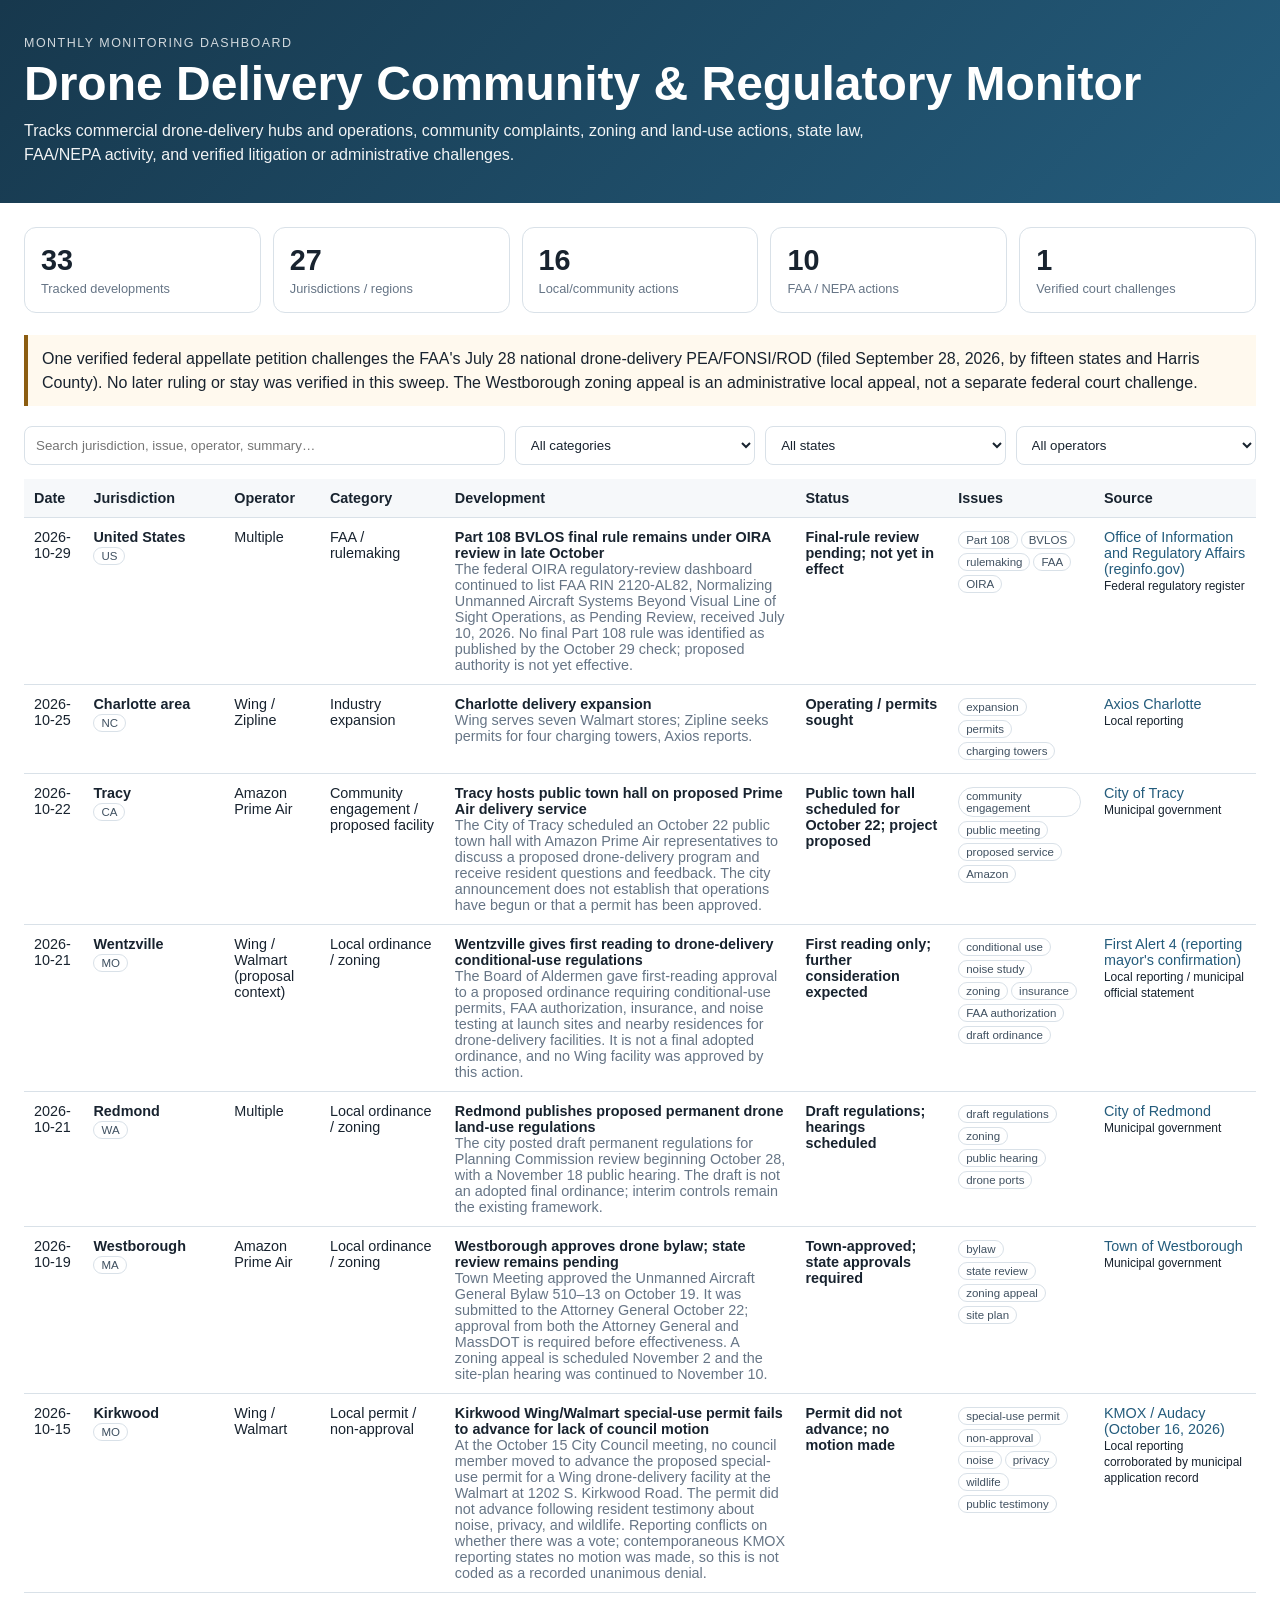
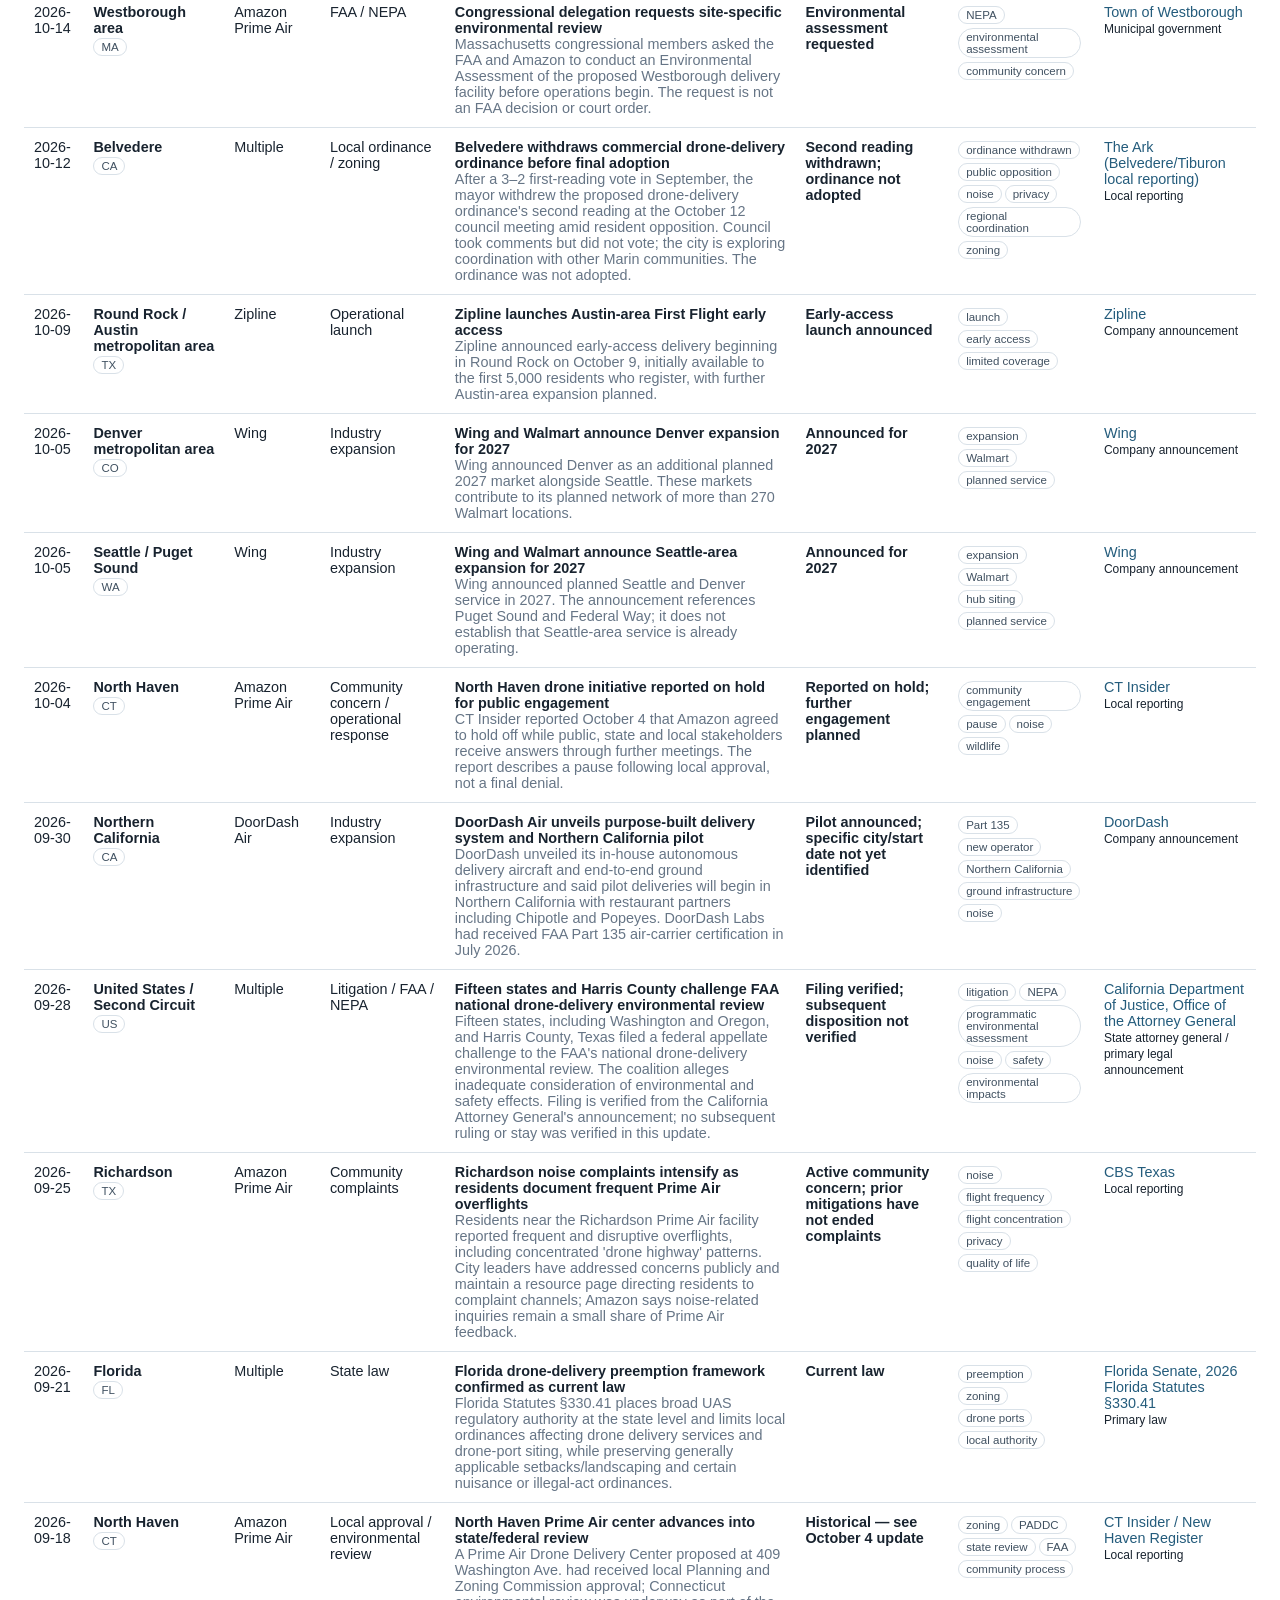
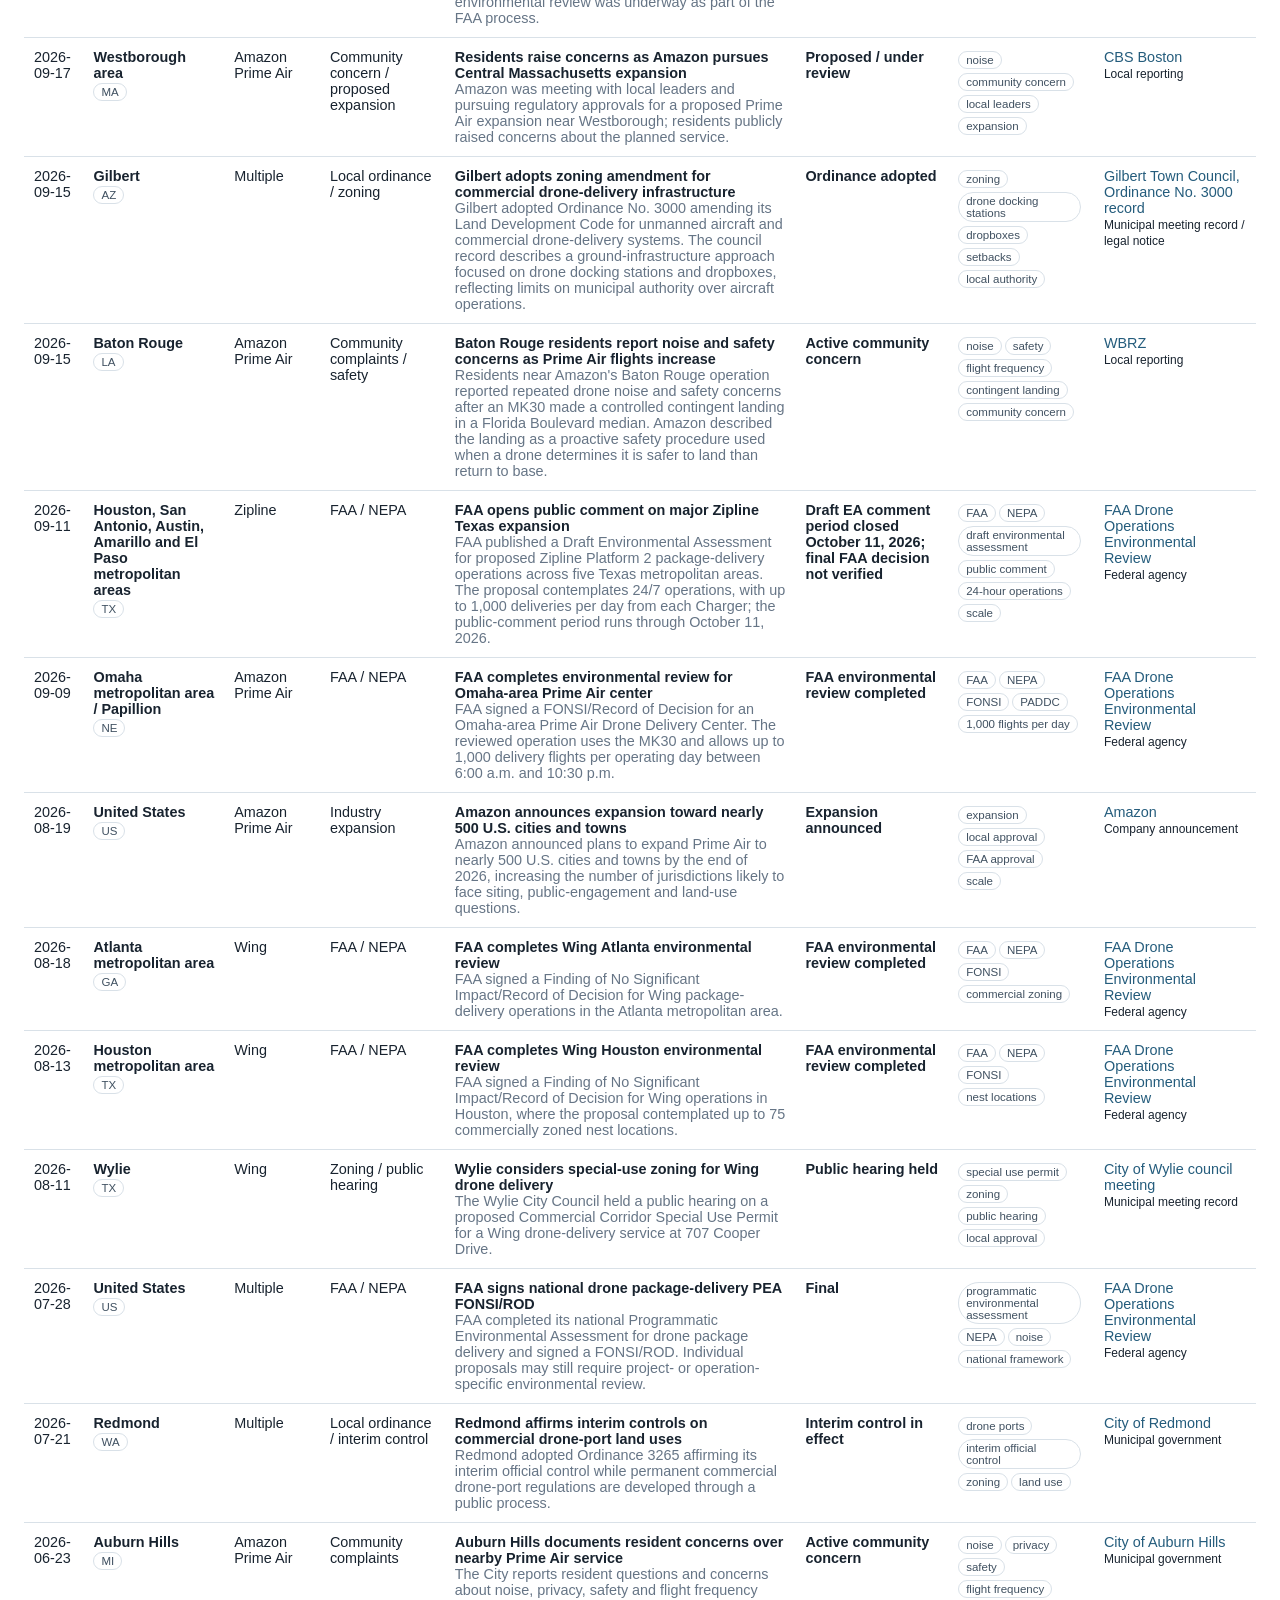
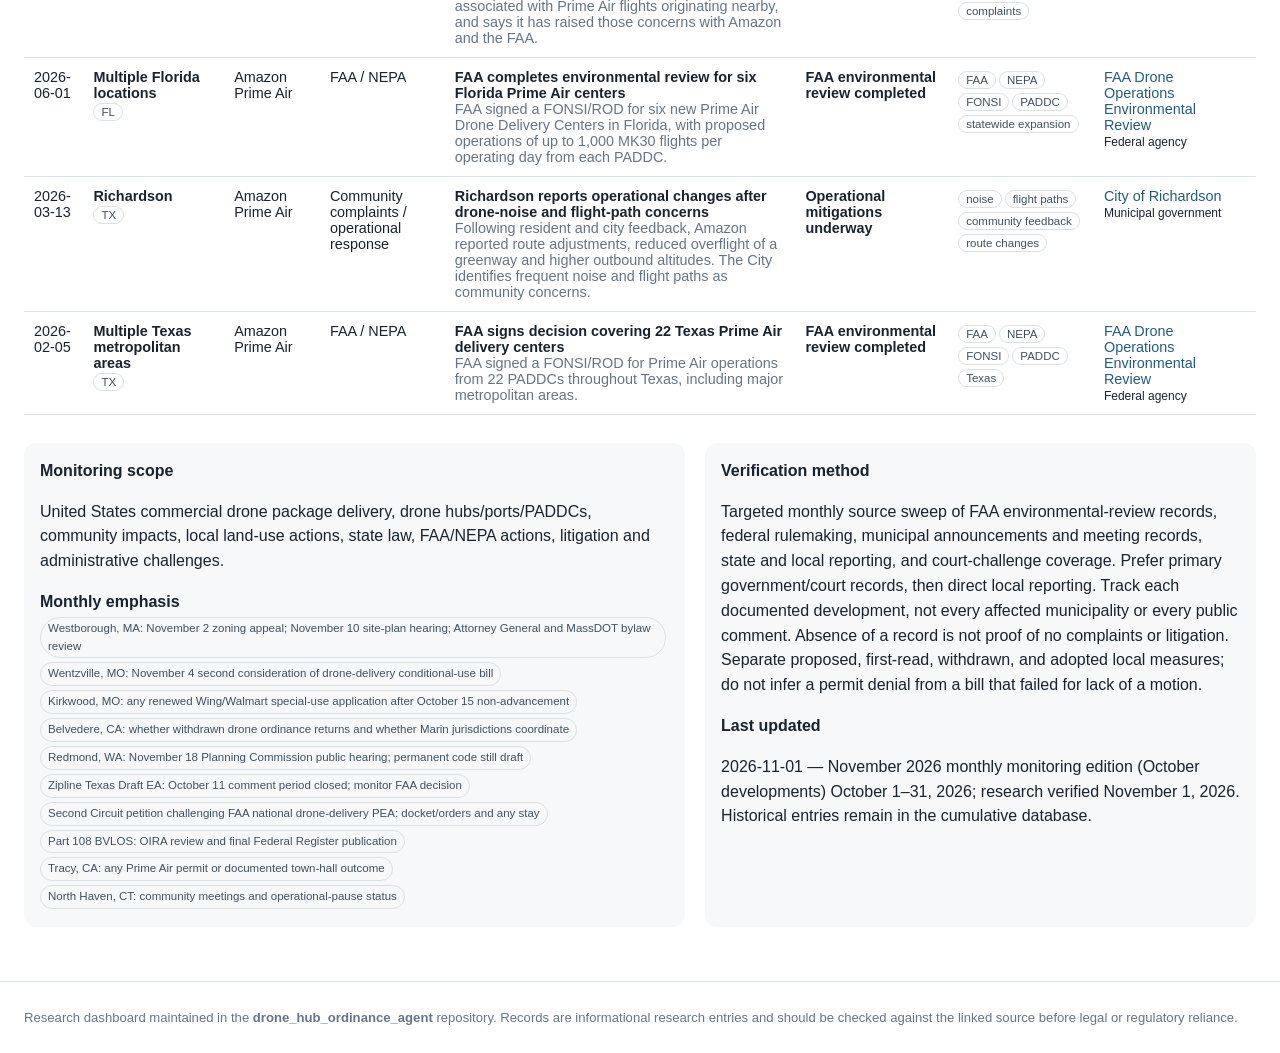
<file: index.html>
<!doctype html>
<html lang="en">
<head>
<meta charset="utf-8">
<meta name="viewport" content="width=device-width,initial-scale=1">
<title>Drone Delivery Community & Regulatory Monitor</title>
<style>
:root{--ink:#18232f;--muted:#667586;--line:#d9e1e8;--panel:#f6f8fa;--accent:#245c7c;--accent2:#2f7d5c;--warn:#8c5d11}
*{box-sizing:border-box}body{margin:0;font-family:Inter,Segoe UI,Arial,sans-serif;color:var(--ink);background:white}
header{background:linear-gradient(135deg,#17384d,#245c7c);color:white;padding:36px 24px}
.wrap{max-width:1280px;margin:auto}.eyebrow{font-size:.78rem;letter-spacing:.12em;text-transform:uppercase;opacity:.8}
h1{margin:.35rem 0 .55rem;font-size:clamp(1.9rem,4vw,3rem)}header p{max-width:860px;margin:0;line-height:1.5;opacity:.94}
main{padding:24px}.cards{display:grid;grid-template-columns:repeat(5,minmax(140px,1fr));gap:12px;margin:0 0 22px}
.card{border:1px solid var(--line);border-radius:12px;padding:16px;background:white}.card .n{font-size:1.8rem;font-weight:700}.card .l{font-size:.8rem;color:var(--muted);margin-top:4px}
.notice{border-left:4px solid var(--warn);background:#fff9ee;padding:12px 14px;margin:0 0 20px;line-height:1.45}
.controls{display:grid;grid-template-columns:2fr repeat(3,1fr);gap:10px;margin-bottom:14px}
input,select{width:100%;padding:10px 11px;border:1px solid var(--line);border-radius:8px;background:white;color:var(--ink)}
table{width:100%;border-collapse:collapse;font-size:.9rem}th{text-align:left;background:var(--panel);position:sticky;top:0}th,td{padding:11px 10px;border-bottom:1px solid var(--line);vertical-align:top}
tbody tr:hover{background:#fbfcfd}.tag{display:inline-block;border:1px solid var(--line);border-radius:999px;padding:2px 7px;margin:2px 3px 2px 0;font-size:.72rem;color:#405161}
.status{font-weight:600}.source a{color:var(--accent);text-decoration:none}.source a:hover{text-decoration:underline}
section{margin-top:28px}.method{display:grid;grid-template-columns:1.2fr 1fr;gap:20px}.box{background:var(--panel);border-radius:12px;padding:16px;line-height:1.55}
footer{padding:28px 24px;color:var(--muted);font-size:.82rem;border-top:1px solid var(--line);margin-top:30px}
@media(max-width:900px){.cards{grid-template-columns:repeat(2,1fr)}.controls{grid-template-columns:1fr 1fr}.method{grid-template-columns:1fr}.tablewrap{overflow:auto}table{min-width:980px}}
</style>
</head>
<body>
<header><div class="wrap">
<div class="eyebrow">Monthly monitoring dashboard</div>
<h1>Drone Delivery Community & Regulatory Monitor</h1>
<p>Tracks commercial drone-delivery hubs and operations, community complaints, zoning and land-use actions, state law, FAA/NEPA activity, and verified litigation or administrative challenges.</p>
</div></header>
<main class="wrap">
<div class="cards">
<div class="card"><div class="n" id="total">–</div><div class="l">Tracked developments</div></div>
<div class="card"><div class="n" id="jurisdictions">–</div><div class="l">Jurisdictions / regions</div></div>
<div class="card"><div class="n" id="local">–</div><div class="l">Local/community actions</div></div>
<div class="card"><div class="n" id="federal">–</div><div class="l">FAA / NEPA actions</div></div>
<div class="card"><div class="n" id="litigation">–</div><div class="l">Verified court challenges</div></div>
</div>
<div class="notice" id="litigationNote">Loading litigation status…</div>
<div class="controls">
<input id="q" placeholder="Search jurisdiction, issue, operator, summary…">
<select id="category"><option value="">All categories</option></select>
<select id="state"><option value="">All states</option></select>
<select id="operator"><option value="">All operators</option></select>
</div>
<div class="tablewrap">
<table>
<thead><tr><th>Date</th><th>Jurisdiction</th><th>Operator</th><th>Category</th><th>Development</th><th>Status</th><th>Issues</th><th>Source</th></tr></thead>
<tbody id="rows"></tbody>
</table>
</div>
<section class="method">
<div class="box"><strong>Monitoring scope</strong><p id="scope"></p><strong>Monthly emphasis</strong><div id="focus"></div></div>
<div class="box"><strong>Verification method</strong><p id="methodology"></p><strong>Last updated</strong><p id="updated"></p></div>
</section>
</main>
<footer><div class="wrap">Research dashboard maintained in the <strong>drone_hub_ordinance_agent</strong> repository. Records are informational research entries and should be checked against the linked source before legal or regulatory reliance.</div></footer>
<script>
let events=[],meta={};
const esc=s=>String(s??'').replace(/[&<>"']/g,m=>({'&':'&amp;','<':'&lt;','>':'&gt;','"':'&quot;',"'":'&#039;'}[m]));
function fill(id, values){const el=document.getElementById(id);[...new Set(values)].sort().forEach(v=>{const o=document.createElement('option');o.value=v;o.textContent=v;el.appendChild(o)})}
function render(){
 const q=document.getElementById('q').value.toLowerCase(),c=document.getElementById('category').value,s=document.getElementById('state').value,o=document.getElementById('operator').value;
 const filtered=events.filter(e=>{const blob=JSON.stringify(e).toLowerCase();return(!q||blob.includes(q))&&(!c||e.category===c)&&(!s||e.state===s)&&(!o||e.operator===o)});
 document.getElementById('rows').innerHTML=filtered.map(e=>`<tr>
 <td>${esc(e.date)}</td><td><strong>${esc(e.jurisdiction)}</strong><br><span class="tag">${esc(e.state)}</span></td>
 <td>${esc(e.operator)}</td><td>${esc(e.category)}</td>
 <td><strong>${esc(e.title)}</strong><br><span style="color:#667586">${esc(e.summary)}</span></td>
 <td class="status">${esc(e.status)}</td>
 <td>${(e.issue_tags||[]).map(t=>`<span class="tag">${esc(t)}</span>`).join('')}</td>
 <td class="source"><a href="${esc(e.source_url)}" target="_blank" rel="noopener">${esc(e.source_name)}</a><br><small>${esc(e.source_type)}</small></td>
 </tr>`).join('');
}
Promise.all([fetch('docs/data/events.json', {cache:'no-store'}).then(r=>r.json()),fetch('docs/data/meta.json', {cache:'no-store'}).then(r=>r.json())]).then(([d,m])=>{
 events=d.events.sort((a,b)=>b.date.localeCompare(a.date));meta=m;
 document.getElementById('total').textContent=events.length;
 document.getElementById('jurisdictions').textContent=new Set(events.map(e=>e.jurisdiction)).size;
 document.getElementById('local').textContent=events.filter(e=>/Local|Community|Zoning/.test(e.category)).length;
 document.getElementById('federal').textContent=events.filter(e=>/FAA|NEPA/.test(e.category)).length;
 document.getElementById('litigation').textContent=new Set(events.filter(e=>e.verified && e.litigation_case_id).map(e=>e.litigation_case_id)).size;
 document.getElementById('litigationNote').textContent=meta.litigation_status;
 document.getElementById('scope').textContent=d.scope;
 document.getElementById('methodology').textContent=meta.methodology;
 document.getElementById('updated').textContent=meta.last_updated+' — '+meta.edition+'\n'+meta.research_window;
 document.getElementById('focus').innerHTML=meta.next_focus.map(x=>'<span class="tag">'+esc(x)+'</span>').join(' ');
 fill('category',events.map(e=>e.category));fill('state',events.map(e=>e.state));fill('operator',events.map(e=>e.operator));
 ['q','category','state','operator'].forEach(id=>document.getElementById(id).addEventListener(id==='q'?'input':'change',render));render();
}).catch(err=>{document.getElementById('rows').innerHTML='<tr><td colspan="8">Dashboard data could not be loaded: '+esc(err)+'</td></tr>'});
</script>
</body><!-- Pages redeploy trigger: 2026-09-21 -->
</html>
</file>
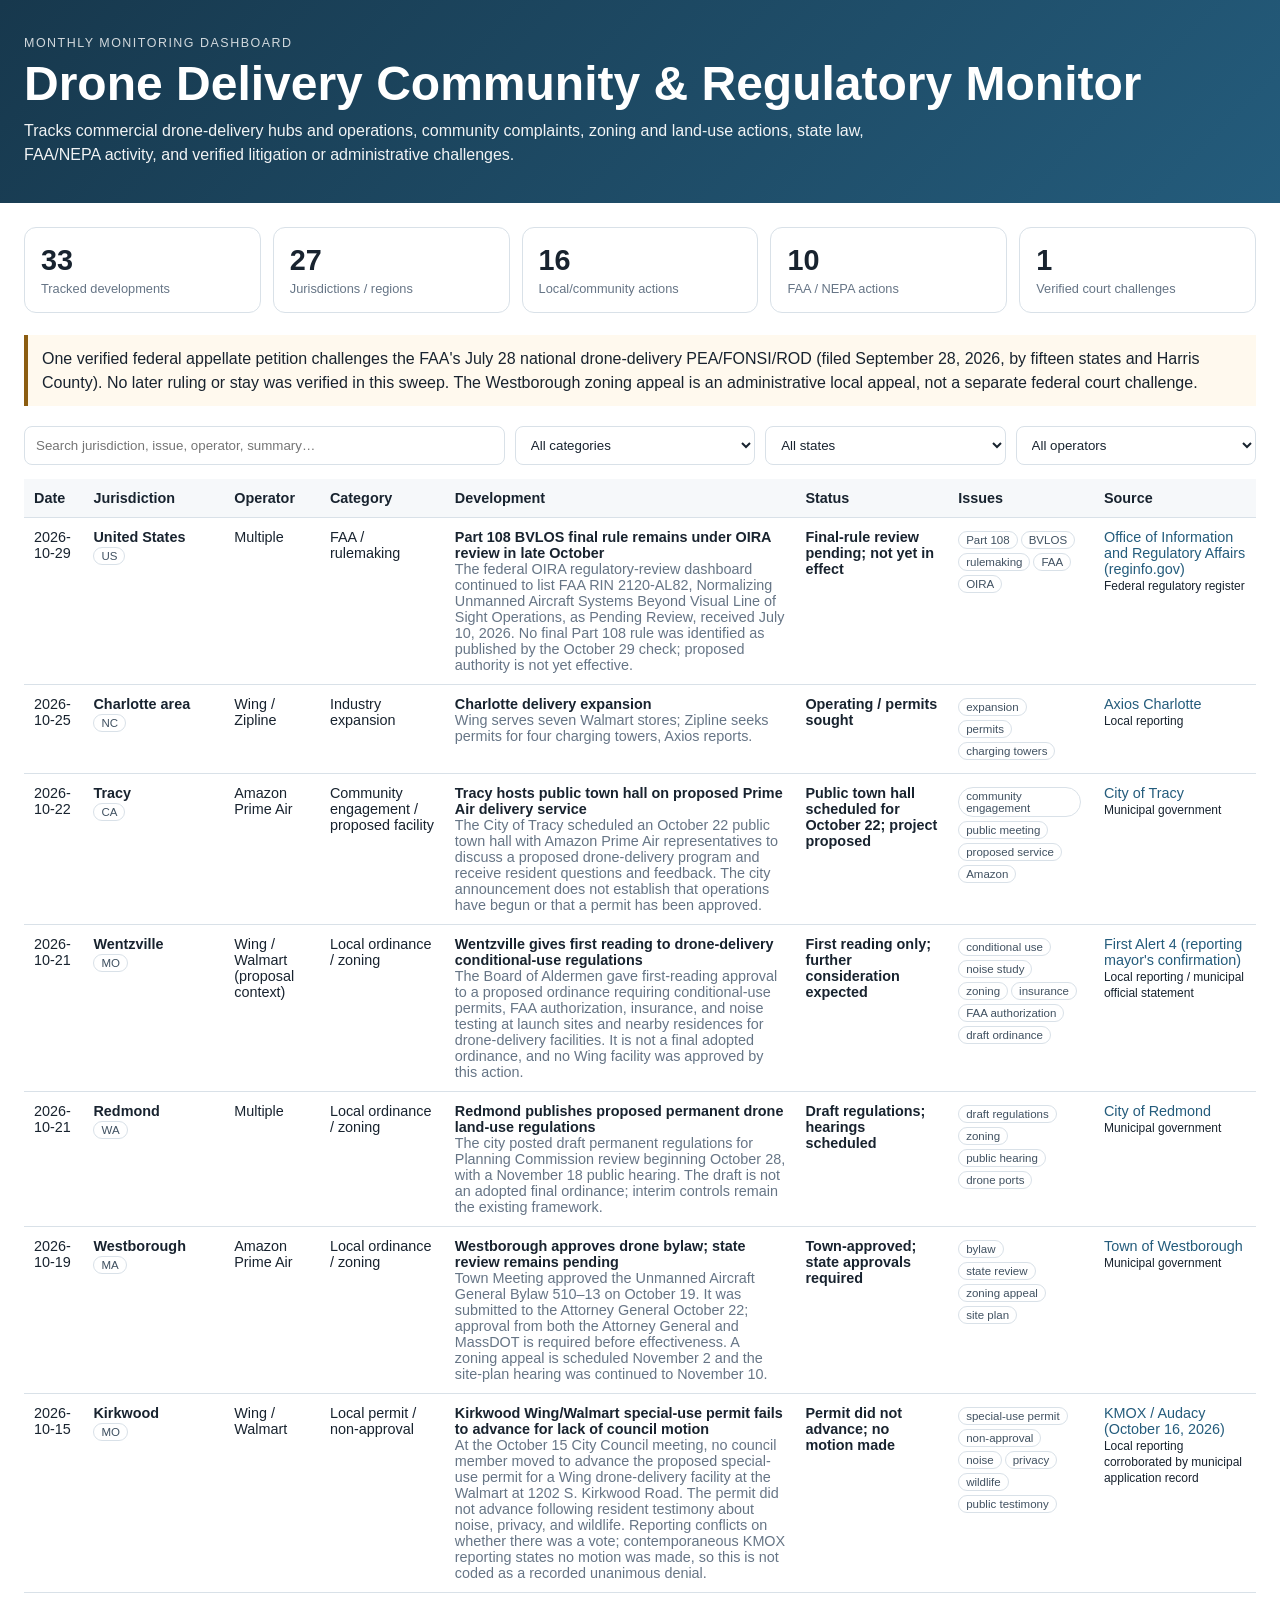
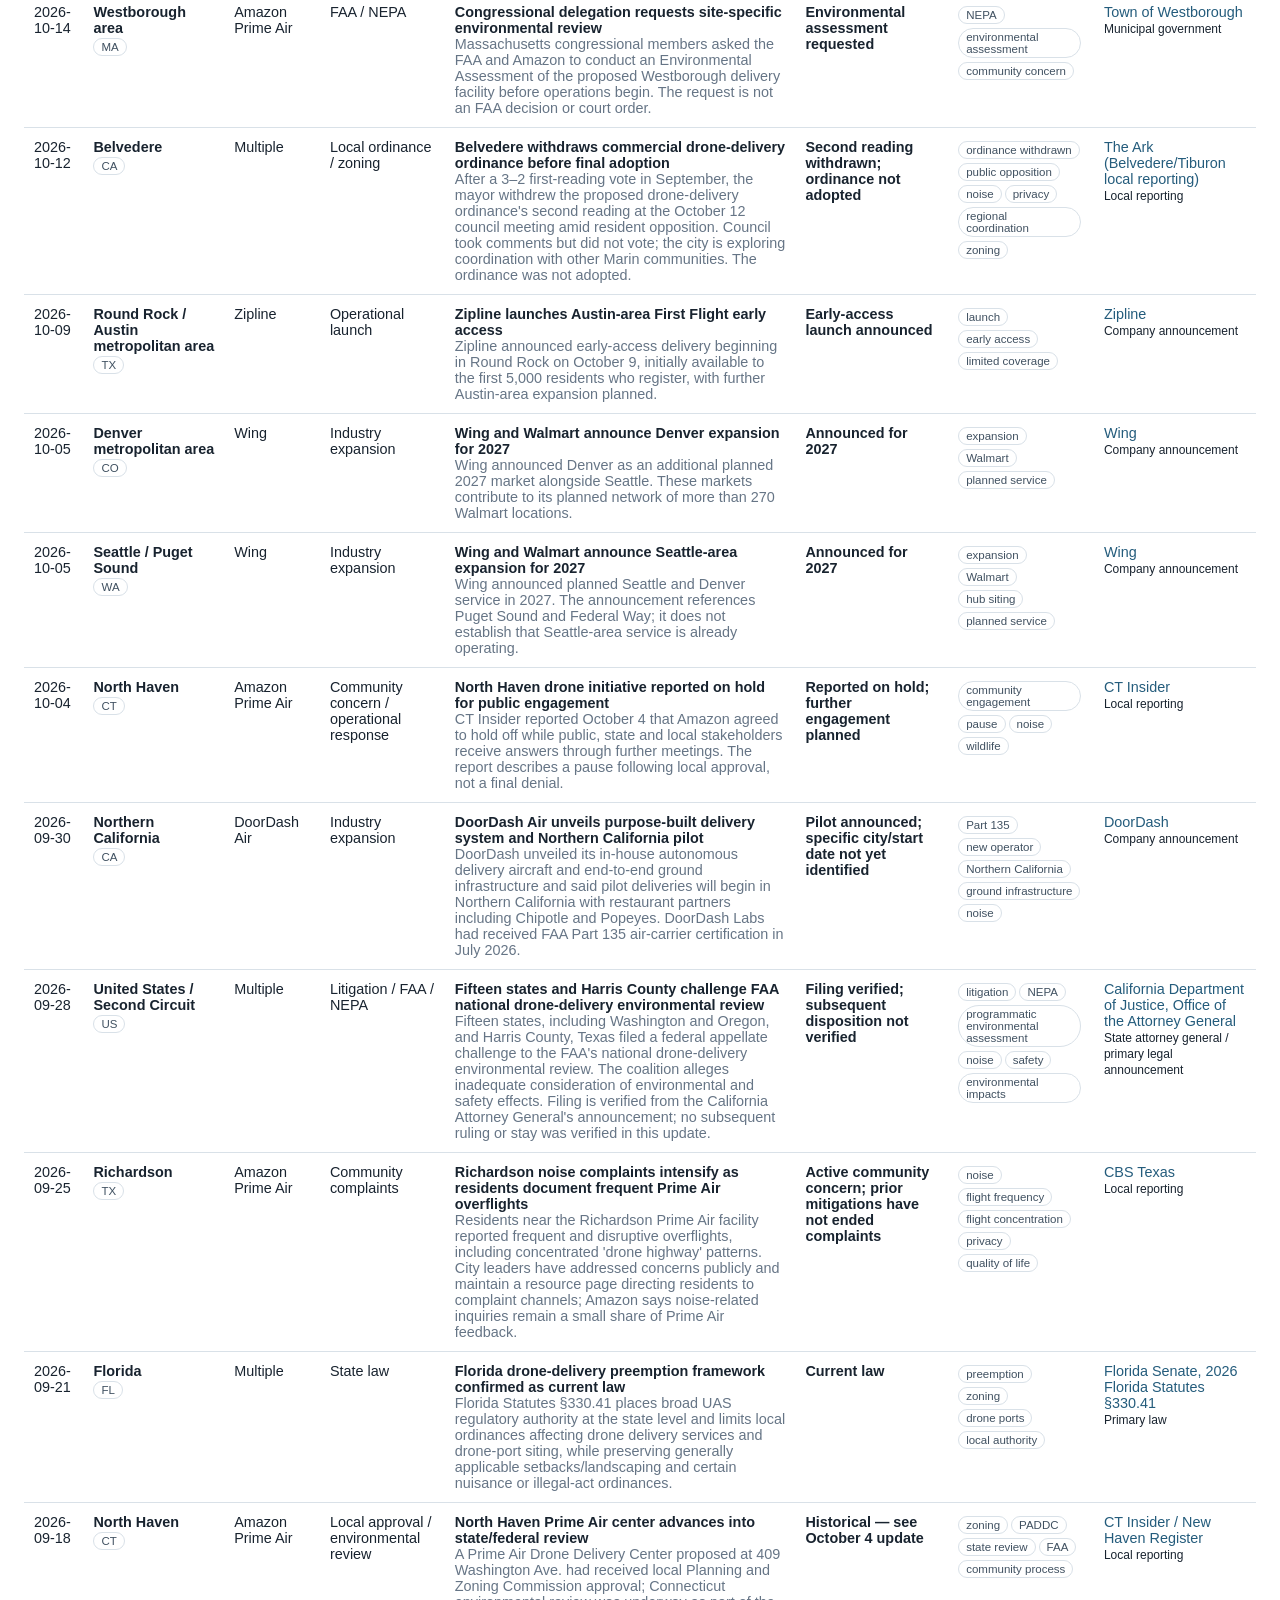
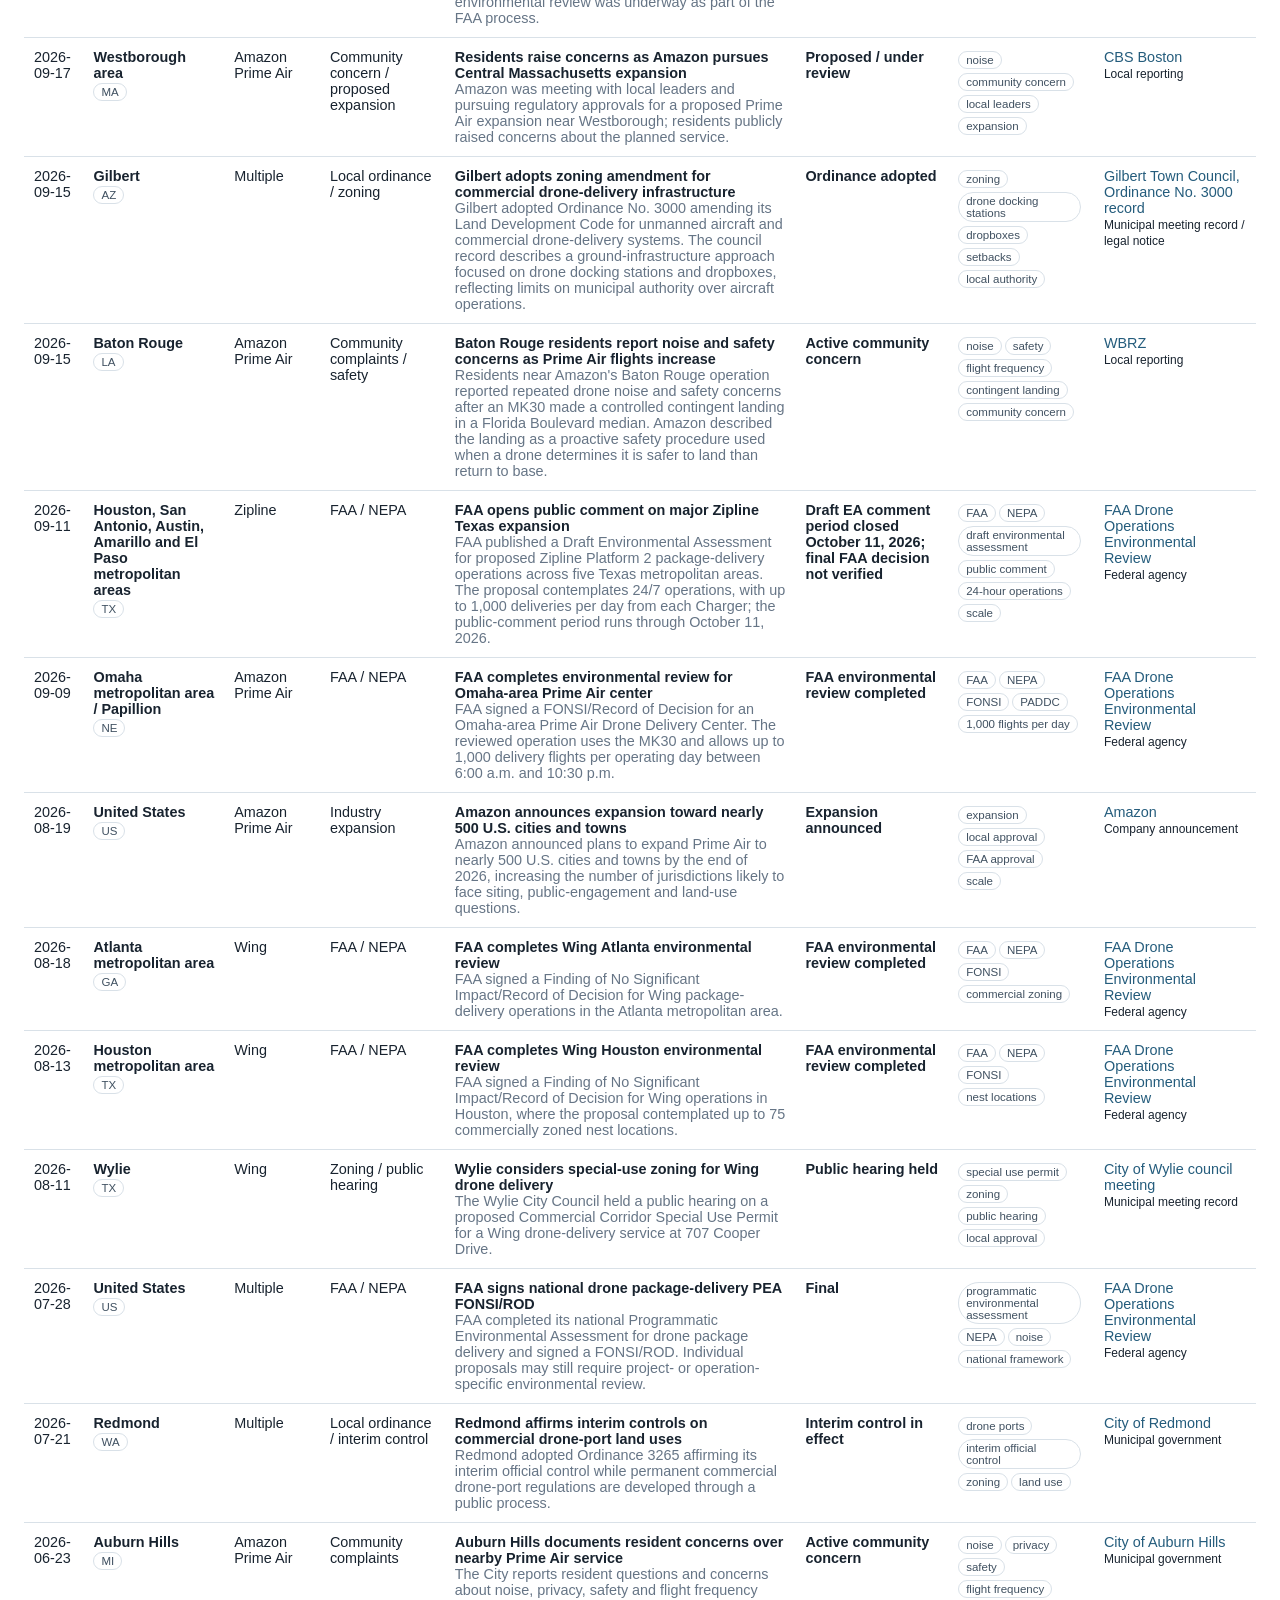
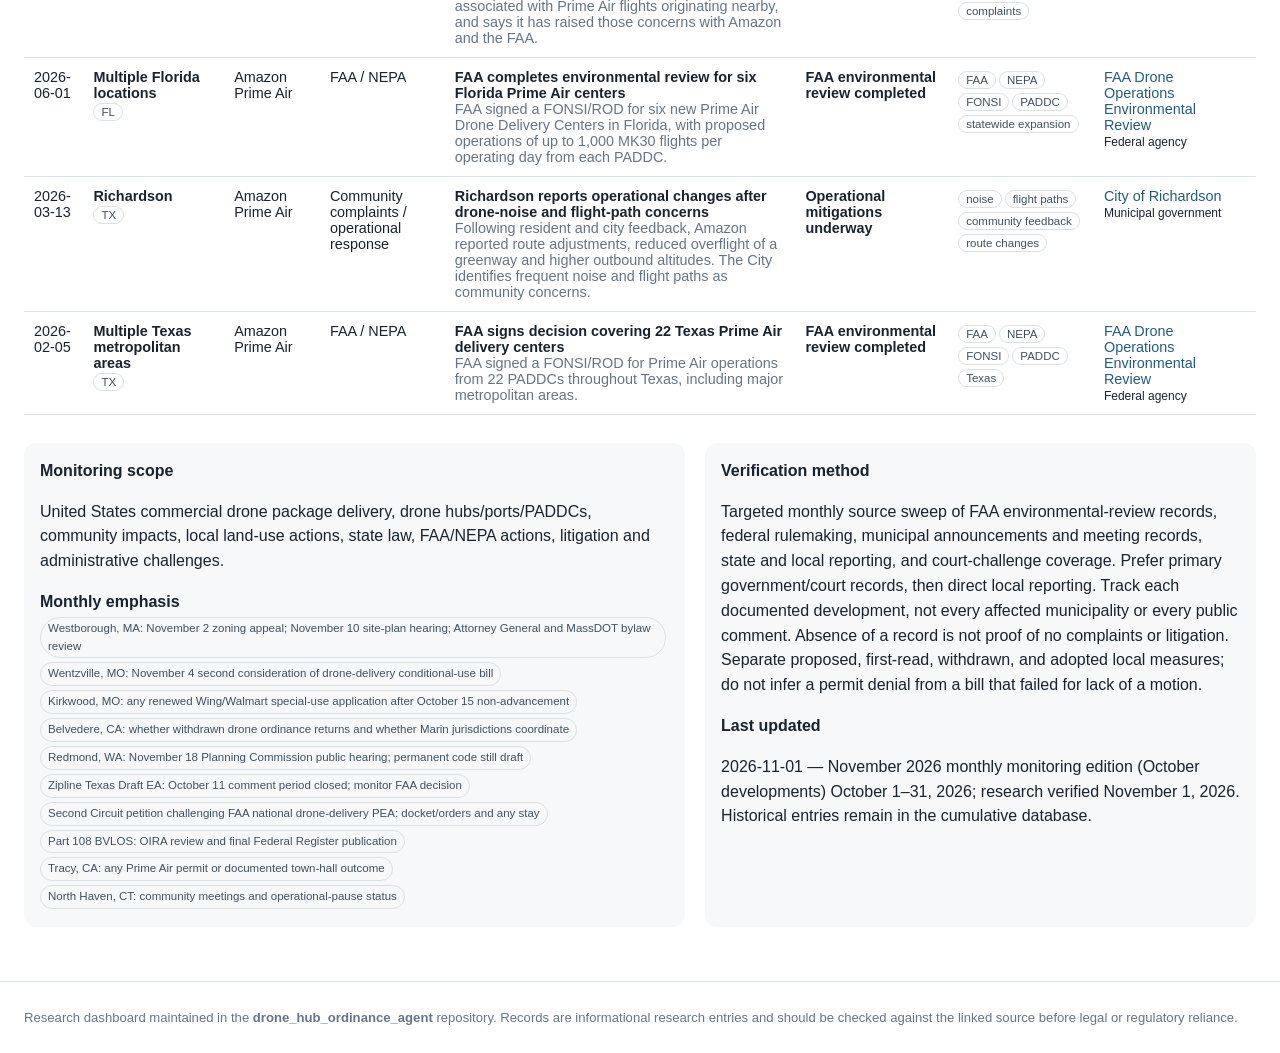
<file: docs/index.html>
<!doctype html>
<html lang="en">
<head>
<meta charset="utf-8">
<meta name="viewport" content="width=device-width,initial-scale=1">
<title>Drone Delivery Community & Regulatory Monitor</title>
<style>
:root{--ink:#18232f;--muted:#667586;--line:#d9e1e8;--panel:#f6f8fa;--accent:#245c7c;--accent2:#2f7d5c;--warn:#8c5d11}
*{box-sizing:border-box}body{margin:0;font-family:Inter,Segoe UI,Arial,sans-serif;color:var(--ink);background:white}
header{background:linear-gradient(135deg,#17384d,#245c7c);color:white;padding:36px 24px}
.wrap{max-width:1280px;margin:auto}.eyebrow{font-size:.78rem;letter-spacing:.12em;text-transform:uppercase;opacity:.8}
h1{margin:.35rem 0 .55rem;font-size:clamp(1.9rem,4vw,3rem)}header p{max-width:860px;margin:0;line-height:1.5;opacity:.94}
main{padding:24px}.cards{display:grid;grid-template-columns:repeat(5,minmax(140px,1fr));gap:12px;margin:0 0 22px}
.card{border:1px solid var(--line);border-radius:12px;padding:16px;background:white}.card .n{font-size:1.8rem;font-weight:700}.card .l{font-size:.8rem;color:var(--muted);margin-top:4px}
.notice{border-left:4px solid var(--warn);background:#fff9ee;padding:12px 14px;margin:0 0 20px;line-height:1.45}
.controls{display:grid;grid-template-columns:2fr repeat(3,1fr);gap:10px;margin-bottom:14px}
input,select{width:100%;padding:10px 11px;border:1px solid var(--line);border-radius:8px;background:white;color:var(--ink)}
table{width:100%;border-collapse:collapse;font-size:.9rem}th{text-align:left;background:var(--panel);position:sticky;top:0}th,td{padding:11px 10px;border-bottom:1px solid var(--line);vertical-align:top}
tbody tr:hover{background:#fbfcfd}.tag{display:inline-block;border:1px solid var(--line);border-radius:999px;padding:2px 7px;margin:2px 3px 2px 0;font-size:.72rem;color:#405161}
.status{font-weight:600}.source a{color:var(--accent);text-decoration:none}.source a:hover{text-decoration:underline}
section{margin-top:28px}.method{display:grid;grid-template-columns:1.2fr 1fr;gap:20px}.box{background:var(--panel);border-radius:12px;padding:16px;line-height:1.55}
footer{padding:28px 24px;color:var(--muted);font-size:.82rem;border-top:1px solid var(--line);margin-top:30px}
@media(max-width:900px){.cards{grid-template-columns:repeat(2,1fr)}.controls{grid-template-columns:1fr 1fr}.method{grid-template-columns:1fr}.tablewrap{overflow:auto}table{min-width:980px}}
</style>
</head>
<body>
<header><div class="wrap">
<div class="eyebrow">Monthly monitoring dashboard</div>
<h1>Drone Delivery Community & Regulatory Monitor</h1>
<p>Tracks commercial drone-delivery hubs and operations, community complaints, zoning and land-use actions, state law, FAA/NEPA activity, and verified litigation or administrative challenges.</p>
</div></header>
<main class="wrap">
<div class="cards">
<div class="card"><div class="n" id="total">–</div><div class="l">Tracked developments</div></div>
<div class="card"><div class="n" id="jurisdictions">–</div><div class="l">Jurisdictions / regions</div></div>
<div class="card"><div class="n" id="local">–</div><div class="l">Local/community actions</div></div>
<div class="card"><div class="n" id="federal">–</div><div class="l">FAA / NEPA actions</div></div>
<div class="card"><div class="n" id="litigation">–</div><div class="l">Verified court challenges</div></div>
</div>
<div class="notice" id="litigationNote">Loading litigation status…</div>
<div class="controls">
<input id="q" placeholder="Search jurisdiction, issue, operator, summary…">
<select id="category"><option value="">All categories</option></select>
<select id="state"><option value="">All states</option></select>
<select id="operator"><option value="">All operators</option></select>
</div>
<div class="tablewrap">
<table>
<thead><tr><th>Date</th><th>Jurisdiction</th><th>Operator</th><th>Category</th><th>Development</th><th>Status</th><th>Issues</th><th>Source</th></tr></thead>
<tbody id="rows"></tbody>
</table>
</div>
<section class="method">
<div class="box"><strong>Monitoring scope</strong><p id="scope"></p><strong>Monthly emphasis</strong><div id="focus"></div></div>
<div class="box"><strong>Verification method</strong><p id="methodology"></p><strong>Last updated</strong><p id="updated"></p></div>
</section>
</main>
<footer><div class="wrap">Research dashboard maintained in the <strong>drone_hub_ordinance_agent</strong> repository. Records are informational research entries and should be checked against the linked source before legal or regulatory reliance.</div></footer>
<script>
let events=[],meta={};
const esc=s=>String(s??'').replace(/[&<>"']/g,m=>({'&':'&amp;','<':'&lt;','>':'&gt;','"':'&quot;',"'":'&#039;'}[m]));
function fill(id, values){const el=document.getElementById(id);[...new Set(values)].sort().forEach(v=>{const o=document.createElement('option');o.value=v;o.textContent=v;el.appendChild(o)})}
function render(){
 const q=document.getElementById('q').value.toLowerCase(),c=document.getElementById('category').value,s=document.getElementById('state').value,o=document.getElementById('operator').value;
 const filtered=events.filter(e=>{const blob=JSON.stringify(e).toLowerCase();return(!q||blob.includes(q))&&(!c||e.category===c)&&(!s||e.state===s)&&(!o||e.operator===o)});
 document.getElementById('rows').innerHTML=filtered.map(e=>`<tr>
 <td>${esc(e.date)}</td><td><strong>${esc(e.jurisdiction)}</strong><br><span class="tag">${esc(e.state)}</span></td>
 <td>${esc(e.operator)}</td><td>${esc(e.category)}</td>
 <td><strong>${esc(e.title)}</strong><br><span style="color:#667586">${esc(e.summary)}</span></td>
 <td class="status">${esc(e.status)}</td>
 <td>${(e.issue_tags||[]).map(t=>`<span class="tag">${esc(t)}</span>`).join('')}</td>
 <td class="source"><a href="${esc(e.source_url)}" target="_blank" rel="noopener">${esc(e.source_name)}</a><br><small>${esc(e.source_type)}</small></td>
 </tr>`).join('');
}
Promise.all([fetch('data/events.json', {cache:'no-store'}).then(r=>r.json()),fetch('data/meta.json', {cache:'no-store'}).then(r=>r.json())]).then(([d,m])=>{
 events=d.events.sort((a,b)=>b.date.localeCompare(a.date));meta=m;
 document.getElementById('total').textContent=events.length;
 document.getElementById('jurisdictions').textContent=new Set(events.map(e=>e.jurisdiction)).size;
 document.getElementById('local').textContent=events.filter(e=>/Local|Community|Zoning/.test(e.category)).length;
 document.getElementById('federal').textContent=events.filter(e=>/FAA|NEPA/.test(e.category)).length;
 document.getElementById('litigation').textContent=new Set(events.filter(e=>e.verified && e.litigation_case_id).map(e=>e.litigation_case_id)).size;
 document.getElementById('litigationNote').textContent=meta.litigation_status;
 document.getElementById('scope').textContent=d.scope;
 document.getElementById('methodology').textContent=meta.methodology;
 document.getElementById('updated').textContent=meta.last_updated+' — '+meta.edition+'\n'+meta.research_window;
 document.getElementById('focus').innerHTML=meta.next_focus.map(x=>'<span class="tag">'+esc(x)+'</span>').join(' ');
 fill('category',events.map(e=>e.category));fill('state',events.map(e=>e.state));fill('operator',events.map(e=>e.operator));
 ['q','category','state','operator'].forEach(id=>document.getElementById(id).addEventListener(id==='q'?'input':'change',render));render();
}).catch(err=>{document.getElementById('rows').innerHTML='<tr><td colspan="8">Dashboard data could not be loaded: '+esc(err)+'</td></tr>'});
</script>
</body><!-- Pages redeploy trigger: 2026-09-21 -->
</html>
</file>
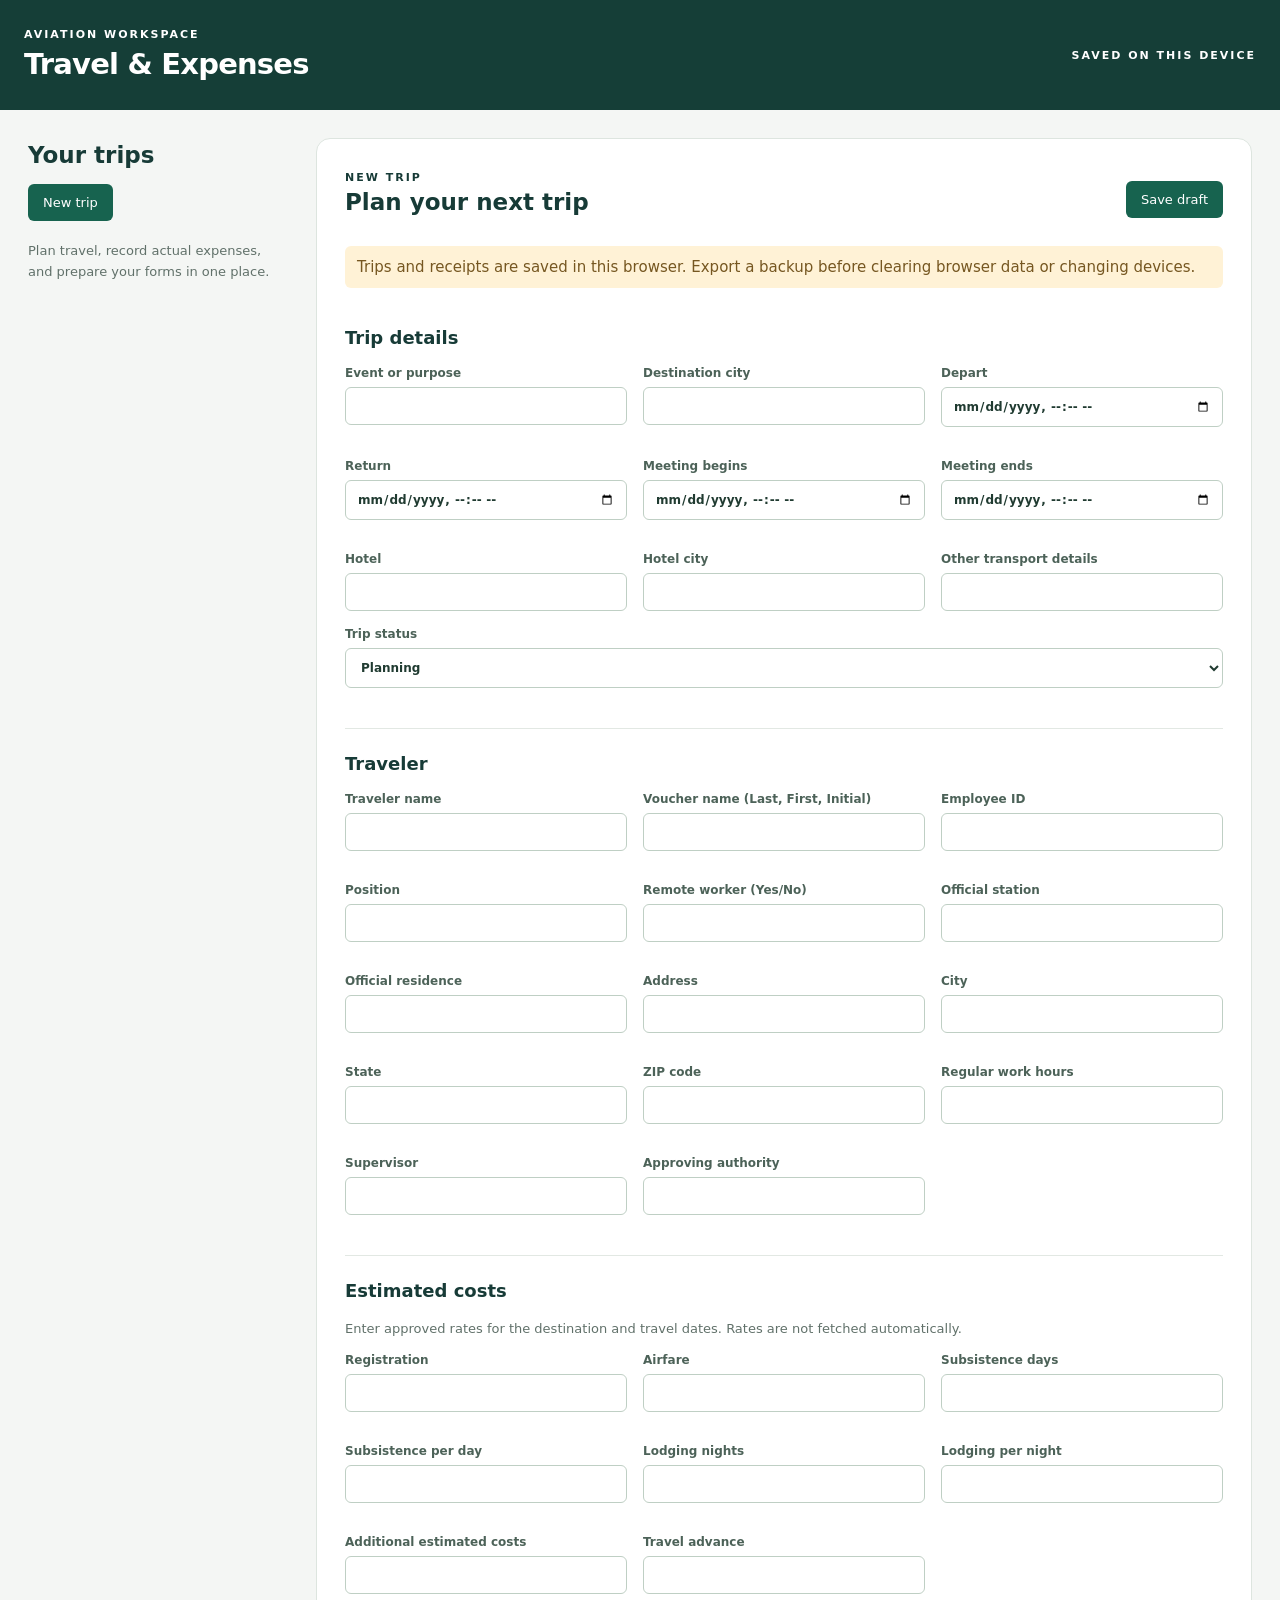
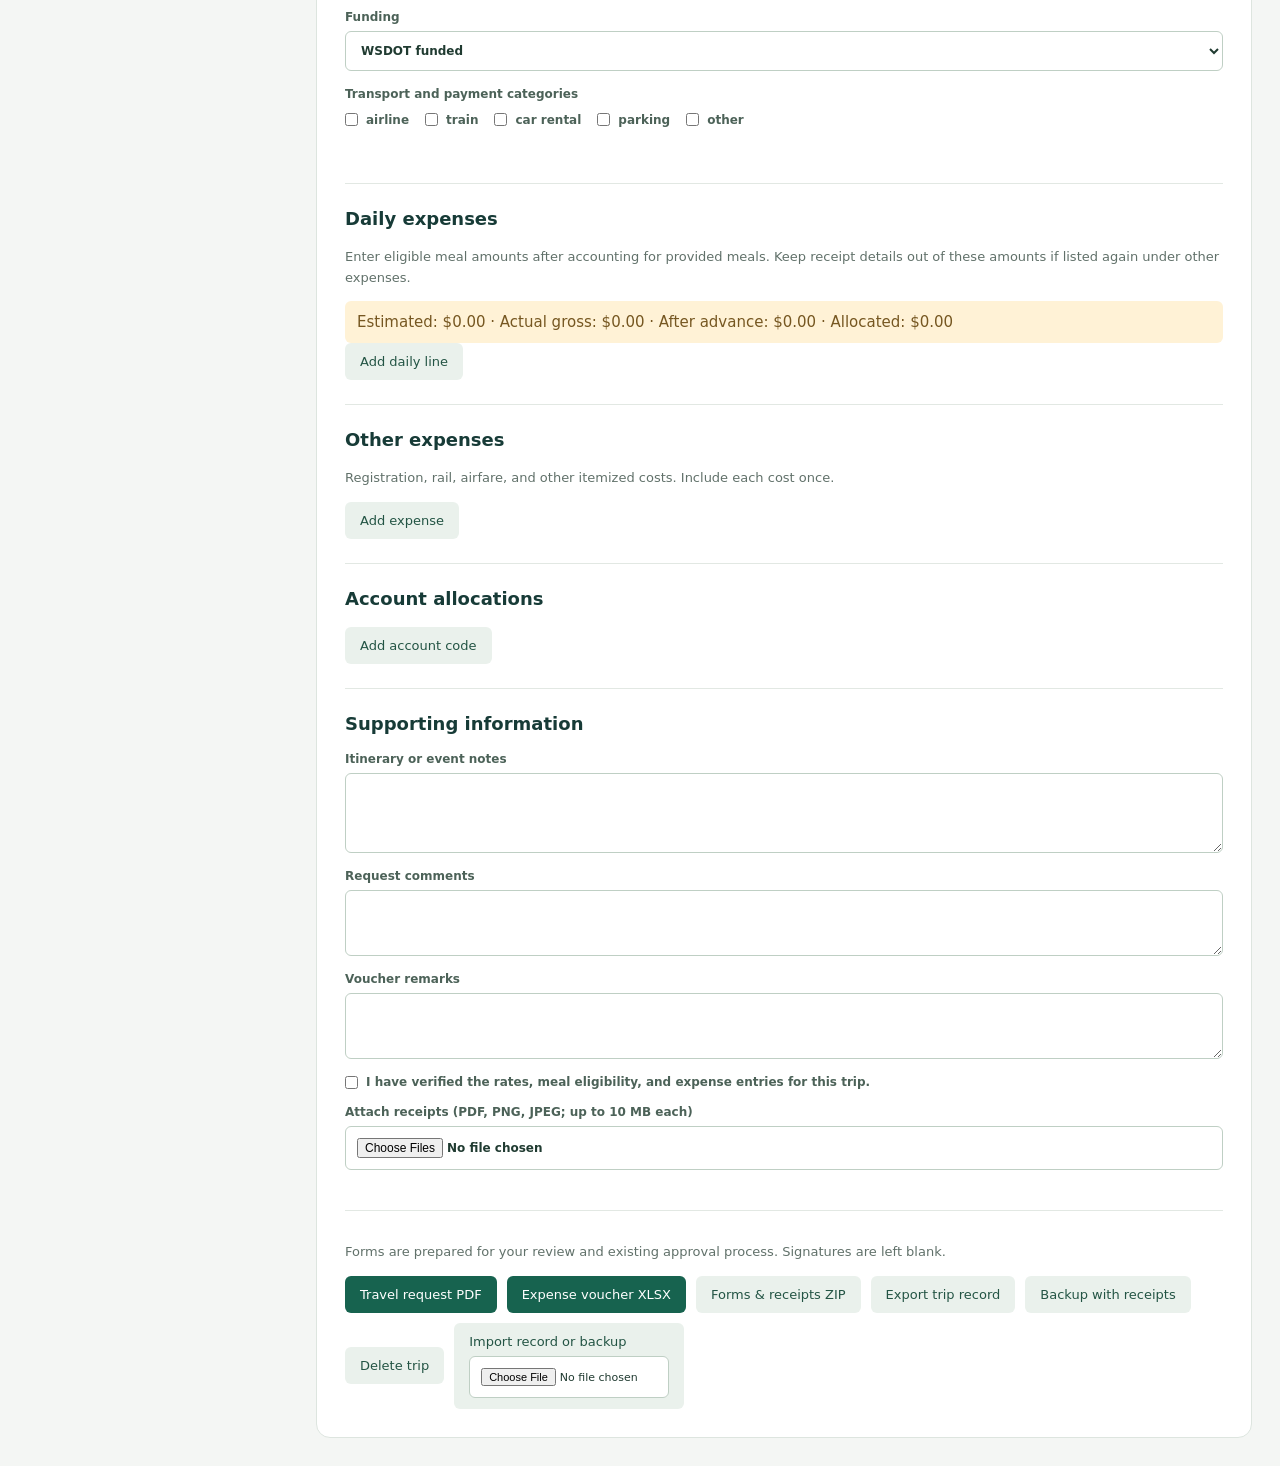
<file: travel/index.html>
<!doctype html><html lang="en"><head><meta charset="utf-8"><meta name="viewport" content="width=device-width,initial-scale=1"><title>Travel & Expenses</title><link rel="stylesheet" href="./style.css"></head><body>
<header><div><span class="eyebrow">AVIATION WORKSPACE</span><h1>Travel & Expenses</h1></div><span class="eyebrow">SAVED ON THIS DEVICE</span></header>
<main><div id="workspace"><aside><div class="asidehead"><h2>Your trips</h2><button id="new">New trip</button></div><div id="triplist"></div><p class="muted">Plan travel, record actual expenses, and prepare your forms in one place.</p></aside>
<article><div class="editorhead"><div><span id="state" class="eyebrow">NEW TRIP</span><h2 id="title">Plan your next trip</h2></div><button id="save">Save draft</button></div><p class="notice">Trips and receipts are saved in this browser. Export a backup before clearing browser data or changing devices.</p>
<form id="editor"><section><h3>Trip details</h3><div id="tripfields" class="grid"></div><label>Trip status<select name="status"><option>Planning</option><option>Request prepared</option><option>Travel completed</option><option>Voucher prepared</option></select></label></section>
<section><h3>Traveler</h3><div id="travelerfields" class="grid"></div></section>
<section><h3>Estimated costs</h3><p class="muted">Enter approved rates for the destination and travel dates. Rates are not fetched automatically.</p><div id="estimatefields" class="grid"></div><label>Funding<select name="funding"><option>WSDOT funded</option><option>Sponsored trip</option><option>Unspecified</option></select></label><label>Transport and payment categories<div id="methods" class="checks"></div></label></section>
<section><h3>Daily expenses</h3><p class="muted">Enter eligible meal amounts after accounting for provided meals. Keep receipt details out of these amounts if listed again under other expenses.</p><div id="totals" class="notice"></div><div id="daily"></div><button type="button" id="adddaily" class="quiet">Add daily line</button></section>
<section><h3>Other expenses</h3><p class="muted">Registration, rail, airfare, and other itemized costs. Include each cost once.</p><div id="others"></div><button type="button" id="addother" class="quiet">Add expense</button></section>
<section><h3>Account allocations</h3><div id="accounts"></div><button type="button" id="addaccount" class="quiet">Add account code</button></section>
<section><h3>Supporting information</h3><label>Itinerary or event notes<textarea name="source_notes" rows="4"></textarea></label><label>Request comments<textarea name="comments" rows="3"></textarea></label><label>Voucher remarks<textarea name="remarks" rows="3"></textarea></label><label class="check"><input type="checkbox" name="rates_confirmed">I have verified the rates, meal eligibility, and expense entries for this trip.</label><label>Attach receipts (PDF, PNG, JPEG; up to 10 MB each)<input id="receipt" type="file" accept="application/pdf,image/png,image/jpeg" multiple></label><div id="files"></div></section>
</form><footer><p>Forms are prepared for your review and existing approval process. Signatures are left blank.</p><div class="actions"><button id="request">Travel request PDF</button><button id="voucher">Expense voucher XLSX</button><button id="package" class="quiet">Forms & receipts ZIP</button><button id="export" class="quiet">Export trip record</button><button id="backup" class="quiet">Backup with receipts</button><button id="delete" class="quiet">Delete trip</button><label class="import">Import record or backup<input type="file" id="import" accept="application/json,application/zip"></label></div></footer></article></div><div id="message" role="status" hidden></div></main><script src="./vendor/pdf-lib.min.js"></script><script src="./vendor/jszip.min.js"></script><script src="./forms.js"></script><script src="./storage.js"></script><script src="./app.js"></script></body></html>
</file>
<file: travel/style.css>
:root{font-family:system-ui,-apple-system,Segoe UI,sans-serif;color:#173b37;background:#f4f6f4;font-size:15px}*{box-sizing:border-box}body{margin:0}header{background:#153e37;color:white;padding:24px max(24px,calc((100vw - 1440px)/2));display:flex;justify-content:space-between;align-items:center}h1{margin:5px 0;font-size:29px;letter-spacing:-.8px}h2{font-size:23px;margin:4px 0 16px}h3{font-size:18px;margin:0 0 18px}.eyebrow{font-size:11px;font-weight:700;letter-spacing:2px}.muted,footer p{color:#61716a;font-size:13px;line-height:1.6}main{max-width:1440px;margin:auto;padding:28px}#workspace{display:grid;grid-template-columns:260px minmax(0,1fr);gap:28px}#workspace[hidden]{display:none}aside{align-self:start}.asidehead,.editorhead{display:flex;align-items:center;justify-content:space-between;gap:12px}.asidehead{display:block;margin-bottom:20px}article,#login{background:white;border:1px solid #dde5df;border-radius:14px;padding:28px}#login{max-width:440px;margin:40px auto}section{border-bottom:1px solid #e2e8e3;padding:24px 0}.grid{display:grid;grid-template-columns:repeat(3,minmax(0,1fr));gap:16px}label{display:block;font-size:12px;font-weight:600;color:#4c6258;margin:0 0 16px}input,textarea,select{display:block;width:100%;padding:11px;border:1px solid #bfcfc4;border-radius:6px;margin-top:7px;background:#fff;font:inherit;color:#203b31}input[type=checkbox]{width:auto;margin:0}button,.import{border:0;border-radius:6px;background:#17634f;color:white;padding:11px 15px;font:inherit;font-size:13px;cursor:pointer}button:hover{filter:brightness(.93)}button:disabled{opacity:.55;cursor:wait}.quiet{background:#eaf1ec;color:#235444}header .quiet{background:#31594f;color:white}.checks{display:flex;gap:16px;flex-wrap:wrap;margin:12px 0}.check,.checks label{display:flex;align-items:center;gap:8px}.row{padding:18px;background:#f5f8f5;border:1px solid #dde5df;border-radius:8px;margin-bottom:14px}.row .grid{grid-template-columns:repeat(4,minmax(0,1fr))}.rowhead{display:flex;justify-content:space-between;align-items:center;margin-bottom:14px}.rowhead button{padding:6px 10px}.tripcard{width:100%;text-align:left;background:white;color:#193e32;border:1px solid #d6e1d9;margin-bottom:10px;line-height:1.6}.tripcard small{display:block;color:#687a70}.tripcard.active{border:2px solid #17634f}.notice{padding:12px;background:#fff2d6;color:#765721;border-radius:6px}footer{padding-top:18px}.actions{display:flex;flex-wrap:wrap;gap:10px;align-items:center}.import{background:#eaf1ec;color:#235444;margin:0}.import input{max-width:200px;font-size:11px}#message{white-space:pre-wrap;position:fixed;bottom:20px;left:50%;transform:translateX(-50%);max-width:90vw;padding:15px 24px;background:#153e37;color:white;border-radius:8px;box-shadow:0 6px 30px #0003;z-index:10}a{color:#17634f}#files a{display:block;padding:8px 0}@media(max-width:950px){#workspace{grid-template-columns:1fr}aside{border-bottom:1px solid #d6e1d9;padding-bottom:18px}#triplist{display:flex;gap:10px;overflow:auto}.tripcard{min-width:200px}.grid,.row .grid{grid-template-columns:repeat(2,minmax(0,1fr))}main{padding:16px}article{padding:18px}}@media(max-width:500px){.grid,.row .grid{grid-template-columns:1fr}header{padding:18px}h1{font-size:24px}}
</file>
